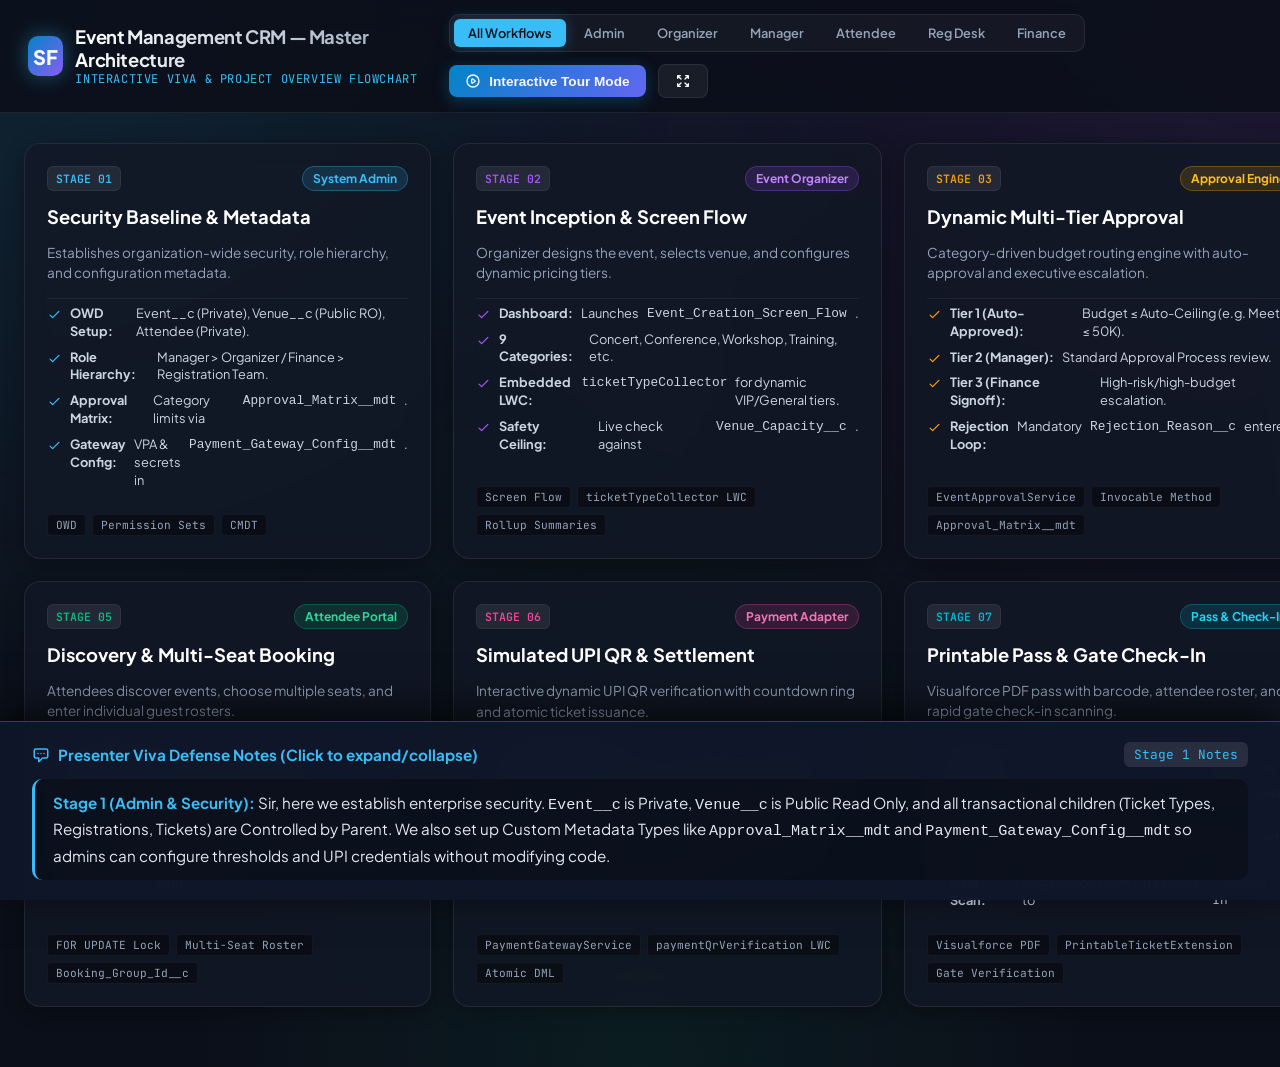
<file: workflow_presentation.html>
<!DOCTYPE html>
<html lang="en">
<head>
  <meta charset="UTF-8" />
  <meta name="viewport" content="width=device-width, initial-scale=1.0" />
  <title>Event Management CRM — Master Architecture & Workflow Presentation</title>
  <link rel="preconnect" href="https://fonts.googleapis.com">
  <link rel="preconnect" href="https://fonts.gstatic.com" crossorigin>
  <link href="https://fonts.googleapis.com/css2?family=Plus+Jakarta+Sans:wght@400;500;600;700;800&family=JetBrains+Mono:wght@400;500;600&display=swap" rel="stylesheet">
  <style>
    :root {
      --bg-dark: #0b0f19;
      --bg-card: rgba(18, 24, 38, 0.85);
      --bg-card-hover: rgba(28, 38, 58, 0.95);
      --border-subtle: rgba(255, 255, 255, 0.08);
      --border-glow: rgba(56, 189, 248, 0.3);
      
      --primary: #38bdf8;
      --primary-glow: rgba(56, 189, 248, 0.25);
      --accent-purple: #a855f7;
      --accent-emerald: #10b981;
      --accent-amber: #f59e0b;
      --accent-rose: #f43f5e;
      --accent-indigo: #6366f1;
      
      --text-main: #f8fafc;
      --text-muted: #94a3b8;
      --text-dim: #64748b;
      
      --shadow-lg: 0 20px 25px -5px rgba(0, 0, 0, 0.5), 0 8px 10px -6px rgba(0, 0, 0, 0.5);
      --font-sans: 'Plus Jakarta Sans', system-ui, -apple-system, sans-serif;
      --font-mono: 'JetBrains Mono', monospace;
    }

    * {
      box-sizing: border-box;
      margin: 0;
      padding: 0;
    }

    body {
      background-color: var(--bg-dark);
      background-image: 
        radial-gradient(at 0% 0%, rgba(56, 189, 248, 0.12) 0px, transparent 50%),
        radial-gradient(at 100% 0%, rgba(168, 85, 247, 0.12) 0px, transparent 50%),
        radial-gradient(at 50% 100%, rgba(16, 185, 129, 0.08) 0px, transparent 50%);
      color: var(--text-main);
      font-family: var(--font-sans);
      min-height: 100vh;
      overflow-x: hidden;
      display: flex;
      flex-direction: column;
    }

    /* Top Navigation Header */
    header {
      position: sticky;
      top: 0;
      z-index: 100;
      backdrop-filter: blur(16px);
      background: rgba(11, 15, 25, 0.85);
      border-bottom: 1px solid var(--border-subtle);
      padding: 14px 28px;
      display: flex;
      justify-content: space-between;
      align-items: center;
      gap: 16px;
    }

    .brand {
      display: flex;
      align-items: center;
      gap: 12px;
    }

    .logo-badge {
      width: 40px;
      height: 40px;
      border-radius: 10px;
      background: linear-gradient(135deg, #0284c7, #8b5cf6);
      display: flex;
      align-items: center;
      justify-content: center;
      font-weight: 800;
      font-size: 1.25rem;
      box-shadow: 0 0 20px rgba(56, 189, 248, 0.4);
    }

    .brand-text h1 {
      font-size: 1.15rem;
      font-weight: 700;
      letter-spacing: -0.02em;
      background: linear-gradient(90deg, #fff, #94a3b8);
      -webkit-background-clip: text;
      background-clip: text;
      -webkit-text-fill-color: transparent;
    }

    .brand-text p {
      font-size: 0.75rem;
      color: var(--primary);
      font-family: var(--font-mono);
      letter-spacing: 0.05em;
      text-transform: uppercase;
    }

    /* Controls Bar */
    .controls {
      display: flex;
      align-items: center;
      gap: 12px;
      flex-wrap: wrap;
    }

    .persona-filter {
      display: flex;
      background: rgba(255, 255, 255, 0.04);
      padding: 4px;
      border-radius: 10px;
      border: 1px solid var(--border-subtle);
      gap: 4px;
    }

    .filter-btn {
      background: transparent;
      border: none;
      color: var(--text-muted);
      padding: 6px 14px;
      border-radius: 6px;
      font-size: 0.8rem;
      font-weight: 600;
      cursor: pointer;
      transition: all 0.2s ease;
      font-family: var(--font-sans);
    }

    .filter-btn:hover {
      color: var(--text-main);
      background: rgba(255, 255, 255, 0.06);
    }

    .filter-btn.active {
      background: var(--primary);
      color: #0b0f19;
      box-shadow: 0 0 14px var(--primary-glow);
    }

    .action-btn {
      display: inline-flex;
      align-items: center;
      gap: 8px;
      background: rgba(255, 255, 255, 0.06);
      border: 1px solid var(--border-subtle);
      color: var(--text-main);
      padding: 8px 16px;
      border-radius: 8px;
      font-size: 0.85rem;
      font-weight: 600;
      cursor: pointer;
      transition: all 0.2s ease;
    }

    .action-btn:hover {
      background: rgba(255, 255, 255, 0.12);
      border-color: rgba(255, 255, 255, 0.2);
      transform: translateY(-1px);
    }

    .action-btn.primary {
      background: linear-gradient(135deg, #0284c7, #6366f1);
      border: none;
      box-shadow: 0 4px 15px rgba(2, 132, 199, 0.35);
    }

    .action-btn.primary:hover {
      box-shadow: 0 6px 20px rgba(2, 132, 199, 0.5);
    }

    /* Main Container */
    main {
      flex: 1;
      max-width: 1440px;
      width: 100%;
      margin: 0 auto;
      padding: 30px 24px 60px;
      display: flex;
      flex-direction: column;
      gap: 28px;
    }

    /* Presentation Tour Bar */
    .tour-banner {
      background: linear-gradient(90deg, rgba(2, 132, 199, 0.15), rgba(168, 85, 247, 0.15));
      border: 1px solid var(--border-glow);
      padding: 16px 24px;
      border-radius: 14px;
      display: flex;
      justify-content: space-between;
      align-items: center;
      gap: 16px;
      box-shadow: var(--shadow-lg);
    }

    .tour-info h2 {
      font-size: 1.1rem;
      font-weight: 700;
      display: flex;
      align-items: center;
      gap: 8px;
    }

    .tour-info p {
      font-size: 0.875rem;
      color: var(--text-muted);
      margin-top: 2px;
    }

    .tour-nav {
      display: flex;
      align-items: center;
      gap: 10px;
    }

    .tour-badge {
      font-family: var(--font-mono);
      font-size: 0.8rem;
      background: rgba(255, 255, 255, 0.1);
      padding: 4px 10px;
      border-radius: 6px;
      color: var(--primary);
    }

    /* Flow Grid */
    .flow-grid {
      display: grid;
      grid-template-columns: repeat(4, 1fr);
      gap: 22px;
      position: relative;
    }

    @media (max-width: 1200px) {
      .flow-grid {
        grid-template-columns: repeat(2, 1fr);
      }
    }

    @media (max-width: 700px) {
      .flow-grid {
        grid-template-columns: 1fr;
      }
    }

    /* Workflow Step Card */
    .flow-card {
      background: var(--bg-card);
      border: 1px solid var(--border-subtle);
      border-radius: 16px;
      padding: 22px;
      display: flex;
      flex-direction: column;
      gap: 14px;
      position: relative;
      transition: all 0.3s cubic-bezier(0.4, 0, 0.2, 1);
      backdrop-filter: blur(12px);
      box-shadow: 0 4px 20px rgba(0, 0, 0, 0.3);
      cursor: pointer;
    }

    .flow-card:hover {
      transform: translateY(-4px);
      border-color: var(--card-theme, var(--primary));
      box-shadow: 0 12px 30px -5px rgba(0, 0, 0, 0.6), 0 0 20px var(--card-glow, var(--primary-glow));
    }

    .flow-card.active-tour-step {
      border-color: #38bdf8 !important;
      box-shadow: 0 0 35px rgba(56, 189, 248, 0.5) !important;
      transform: translateY(-6px) scale(1.02);
      background: rgba(24, 34, 54, 0.95);
    }

    .flow-card.dimmed {
      opacity: 0.25;
      filter: grayscale(80%);
      transform: scale(0.98);
    }

    .card-header {
      display: flex;
      justify-content: space-between;
      align-items: flex-start;
      gap: 10px;
    }

    .step-pill {
      font-family: var(--font-mono);
      font-size: 0.72rem;
      font-weight: 600;
      padding: 4px 8px;
      border-radius: 6px;
      background: rgba(255, 255, 255, 0.08);
      color: var(--card-theme, var(--primary));
      border: 1px solid rgba(255, 255, 255, 0.05);
    }

    .persona-badge {
      font-size: 0.75rem;
      font-weight: 700;
      padding: 4px 10px;
      border-radius: 20px;
      background: var(--badge-bg, rgba(56, 189, 248, 0.15));
      color: var(--badge-color, var(--primary));
      border: 1px solid var(--badge-border, rgba(56, 189, 248, 0.3));
    }

    .card-title {
      font-size: 1.15rem;
      font-weight: 700;
      color: #fff;
      line-height: 1.3;
    }

    .card-desc {
      font-size: 0.85rem;
      color: var(--text-muted);
      line-height: 1.5;
    }

    /* Key Items Checklist */
    .checklist {
      list-style: none;
      display: flex;
      flex-direction: column;
      gap: 8px;
      padding-top: 6px;
      border-top: 1px solid rgba(255, 255, 255, 0.06);
    }

    .checklist-item {
      font-size: 0.8rem;
      display: flex;
      align-items: flex-start;
      gap: 8px;
      color: #cbd5e1;
      line-height: 1.4;
    }

    .checklist-item svg {
      width: 15px;
      height: 15px;
      flex-shrink: 0;
      margin-top: 2px;
      color: var(--card-theme, var(--primary));
    }

    /* Technical Tags */
    .tech-tags {
      display: flex;
      flex-wrap: wrap;
      gap: 6px;
      margin-top: auto;
      padding-top: 10px;
    }

    .tech-tag {
      font-family: var(--font-mono);
      font-size: 0.7rem;
      background: rgba(0, 0, 0, 0.4);
      color: #94a3b8;
      padding: 3px 8px;
      border-radius: 4px;
      border: 1px solid rgba(255, 255, 255, 0.05);
    }

    /* Slide-out Speaker Notes Drawer */
    .notes-drawer {
      position: fixed;
      bottom: 0;
      left: 0;
      right: 0;
      background: rgba(15, 23, 42, 0.95);
      border-top: 1px solid var(--border-glow);
      backdrop-filter: blur(20px);
      padding: 20px 32px;
      z-index: 90;
      box-shadow: 0 -10px 40px rgba(0, 0, 0, 0.7);
      display: flex;
      flex-direction: column;
      gap: 12px;
      transform: translateY(0);
      transition: transform 0.3s ease;
    }

    .notes-drawer.collapsed {
      transform: translateY(calc(100% - 46px));
    }

    .drawer-header {
      display: flex;
      justify-content: space-between;
      align-items: center;
      cursor: pointer;
    }

    .drawer-title {
      font-size: 0.95rem;
      font-weight: 700;
      color: var(--primary);
      display: flex;
      align-items: center;
      gap: 8px;
    }

    .speaker-text {
      font-size: 0.95rem;
      color: #e2e8f0;
      line-height: 1.6;
      background: rgba(0, 0, 0, 0.3);
      padding: 12px 18px;
      border-radius: 10px;
      border-left: 3px solid var(--primary);
    }

    .speaker-text strong {
      color: #38bdf8;
    }

    /* Modal for Deep Dive */
    .modal-overlay {
      position: fixed;
      inset: 0;
      background: rgba(0, 0, 0, 0.8);
      backdrop-filter: blur(8px);
      z-index: 200;
      display: none;
      align-items: center;
      justify-content: center;
      padding: 20px;
    }

    .modal-overlay.active {
      display: flex;
    }

    .modal-box {
      background: #0f172a;
      border: 1px solid var(--border-glow);
      border-radius: 20px;
      max-width: 680px;
      width: 100%;
      max-height: 90vh;
      overflow-y: auto;
      padding: 28px;
      box-shadow: var(--shadow-lg);
      display: flex;
      flex-direction: column;
      gap: 18px;
      position: relative;
    }

    .modal-close {
      position: absolute;
      top: 20px;
      right: 20px;
      background: rgba(255, 255, 255, 0.1);
      border: none;
      color: #fff;
      width: 32px;
      height: 32px;
      border-radius: 50%;
      cursor: pointer;
      display: flex;
      align-items: center;
      justify-content: center;
      font-weight: 700;
    }

    .modal-close:hover {
      background: var(--accent-rose);
    }

    /* Theme Overrides for specific stages */
    .phase-admin { --card-theme: #38bdf8; --card-glow: rgba(56, 189, 248, 0.25); --badge-bg: rgba(56, 189, 248, 0.15); --badge-color: #38bdf8; --badge-border: rgba(56, 189, 248, 0.3); }
    .phase-organizer { --card-theme: #a855f7; --card-glow: rgba(168, 85, 247, 0.25); --badge-bg: rgba(168, 85, 247, 0.15); --badge-color: #c084fc; --badge-border: rgba(168, 85, 247, 0.3); }
    .phase-manager { --card-theme: #f59e0b; --card-glow: rgba(245, 158, 11, 0.25); --badge-bg: rgba(245, 158, 11, 0.15); --badge-color: #fbbf24; --badge-border: rgba(245, 158, 11, 0.3); }
    .phase-attendee { --card-theme: #10b981; --card-glow: rgba(16, 185, 129, 0.25); --badge-bg: rgba(16, 185, 129, 0.15); --badge-color: #34d399; --badge-border: rgba(16, 185, 129, 0.3); }
    .phase-payment { --card-theme: #ec4899; --card-glow: rgba(236, 72, 153, 0.25); --badge-bg: rgba(236, 72, 153, 0.15); --badge-color: #f472b6; --badge-border: rgba(236, 72, 153, 0.3); }
    .phase-regteam { --card-theme: #06b6d4; --card-glow: rgba(6, 182, 212, 0.25); --badge-bg: rgba(6, 182, 212, 0.15); --badge-color: #22d3ee; --badge-border: rgba(6, 182, 212, 0.3); }
    .phase-finance { --card-theme: #6366f1; --card-glow: rgba(99, 102, 241, 0.25); --badge-bg: rgba(99, 102, 241, 0.15); --badge-color: #818cf8; --badge-border: rgba(99, 102, 241, 0.3); }
    .phase-automation { --card-theme: #14b8a6; --card-glow: rgba(20, 184, 166, 0.25); --badge-bg: rgba(20, 184, 166, 0.15); --badge-color: #2dd4bf; --badge-border: rgba(20, 184, 166, 0.3); }
  </style>
</head>
<body>

  <!-- Top Navigation Header -->
  <header>
    <div class="brand">
      <div class="logo-badge">SF</div>
      <div class="brand-text">
        <h1>Event Management CRM — Master Architecture</h1>
        <p>Interactive Viva & Project Overview Flowchart</p>
      </div>
    </div>

    <!-- Controls -->
    <div class="controls">
      <div class="persona-filter">
        <button class="filter-btn active" onclick="filterPersona('all')">All Workflows</button>
        <button class="filter-btn" onclick="filterPersona('admin')">Admin</button>
        <button class="filter-btn" onclick="filterPersona('organizer')">Organizer</button>
        <button class="filter-btn" onclick="filterPersona('manager')">Manager</button>
        <button class="filter-btn" onclick="filterPersona('attendee')">Attendee</button>
        <button class="filter-btn" onclick="filterPersona('regteam')">Reg Desk</button>
        <button class="filter-btn" onclick="filterPersona('finance')">Finance</button>
      </div>

      <button class="action-btn primary" id="tourToggleBtn" onclick="toggleTour()">
        <svg width="16" height="16" fill="none" viewBox="0 0 24 24" stroke="currentColor">
          <path stroke-linecap="round" stroke-linejoin="round" stroke-width="2" d="M14.752 11.168l-3.197-2.132A1 1 0 0010 9.87v4.263a1 1 0 001.555.832l3.197-2.132a1 1 0 000-1.664z" />
          <path stroke-linecap="round" stroke-linejoin="round" stroke-width="2" d="M21 12a9 9 0 11-18 0 9 9 0 0118 0z" />
        </svg>
        Interactive Tour Mode
      </button>

      <button class="action-btn" onclick="toggleFullscreen()">
        <svg width="16" height="16" fill="none" viewBox="0 0 24 24" stroke="currentColor">
          <path stroke-linecap="round" stroke-linejoin="round" stroke-width="2" d="M4 8V4m0 0h4M4 4l5 5m11-5h-4m4 0v4m0-4l-5 5M4 16v4m0 0h4m-4 0l5-5m11 5l-5-5m5 5v-4m0 4h-4" />
        </svg>
      </button>
    </div>
  </header>

  <!-- Main Canvas -->
  <main>
    <!-- Presentation Tour Banner -->
    <div class="tour-banner" id="tourBanner" style="display: none;">
      <div class="tour-info">
        <h2 id="tourStageTitle">Step 1: Admin Governance & Custom Metadata</h2>
        <p id="tourStageSubtitle">System Administrator configures security baselines and approval rules.</p>
      </div>
      <div class="tour-nav">
        <span class="tour-badge" id="tourStepCounter">Stage 1 of 8</span>
        <button class="action-btn" onclick="prevStep()">Previous</button>
        <button class="action-btn primary" onclick="nextStep()">Next Stage</button>
      </div>
    </div>

    <!-- 8 Master Architecture Cards Grid -->
    <div class="flow-grid" id="flowGrid">

      <!-- STEP 1: Admin Configuration -->
      <div class="flow-card phase-admin" data-persona="admin" data-step="1" onclick="selectCard(1)">
        <div class="card-header">
          <span class="step-pill">STAGE 01</span>
          <span class="persona-badge">System Admin</span>
        </div>
        <h3 class="card-title">Security Baseline & Metadata</h3>
        <p class="card-desc">Establishes organization-wide security, role hierarchy, and configuration metadata.</p>
        <ul class="checklist">
          <li class="checklist-item">
            <svg fill="none" viewBox="0 0 24 24" stroke="currentColor"><path stroke-linecap="round" stroke-linejoin="round" stroke-width="2" d="M5 13l4 4L19 7" /></svg>
            <strong>OWD Setup:</strong> Event__c (Private), Venue__c (Public RO), Attendee (Private).
          </li>
          <li class="checklist-item">
            <svg fill="none" viewBox="0 0 24 24" stroke="currentColor"><path stroke-linecap="round" stroke-linejoin="round" stroke-width="2" d="M5 13l4 4L19 7" /></svg>
            <strong>Role Hierarchy:</strong> Manager &gt; Organizer / Finance &gt; Registration Team.
          </li>
          <li class="checklist-item">
            <svg fill="none" viewBox="0 0 24 24" stroke="currentColor"><path stroke-linecap="round" stroke-linejoin="round" stroke-width="2" d="M5 13l4 4L19 7" /></svg>
            <strong>Approval Matrix:</strong> Category limits via <code>Approval_Matrix__mdt</code>.
          </li>
          <li class="checklist-item">
            <svg fill="none" viewBox="0 0 24 24" stroke="currentColor"><path stroke-linecap="round" stroke-linejoin="round" stroke-width="2" d="M5 13l4 4L19 7" /></svg>
            <strong>Gateway Config:</strong> VPA & secrets in <code>Payment_Gateway_Config__mdt</code>.
          </li>
        </ul>
        <div class="tech-tags">
          <span class="tech-tag">OWD</span>
          <span class="tech-tag">Permission Sets</span>
          <span class="tech-tag">CMDT</span>
        </div>
      </div>

      <!-- STEP 2: Event Inception -->
      <div class="flow-card phase-organizer" data-persona="organizer" data-step="2" onclick="selectCard(2)">
        <div class="card-header">
          <span class="step-pill">STAGE 02</span>
          <span class="persona-badge">Event Organizer</span>
        </div>
        <h3 class="card-title">Event Inception & Screen Flow</h3>
        <p class="card-desc">Organizer designs the event, selects venue, and configures dynamic pricing tiers.</p>
        <ul class="checklist">
          <li class="checklist-item">
            <svg fill="none" viewBox="0 0 24 24" stroke="currentColor"><path stroke-linecap="round" stroke-linejoin="round" stroke-width="2" d="M5 13l4 4L19 7" /></svg>
            <strong>Dashboard:</strong> Launches <code>Event_Creation_Screen_Flow</code>.
          </li>
          <li class="checklist-item">
            <svg fill="none" viewBox="0 0 24 24" stroke="currentColor"><path stroke-linecap="round" stroke-linejoin="round" stroke-width="2" d="M5 13l4 4L19 7" /></svg>
            <strong>9 Categories:</strong> Concert, Conference, Workshop, Training, etc.
          </li>
          <li class="checklist-item">
            <svg fill="none" viewBox="0 0 24 24" stroke="currentColor"><path stroke-linecap="round" stroke-linejoin="round" stroke-width="2" d="M5 13l4 4L19 7" /></svg>
            <strong>Embedded LWC:</strong> <code>ticketTypeCollector</code> for dynamic VIP/General tiers.
          </li>
          <li class="checklist-item">
            <svg fill="none" viewBox="0 0 24 24" stroke="currentColor"><path stroke-linecap="round" stroke-linejoin="round" stroke-width="2" d="M5 13l4 4L19 7" /></svg>
            <strong>Safety Ceiling:</strong> Live check against <code>Venue_Capacity__c</code>.
          </li>
        </ul>
        <div class="tech-tags">
          <span class="tech-tag">Screen Flow</span>
          <span class="tech-tag">ticketTypeCollector LWC</span>
          <span class="tech-tag">Rollup Summaries</span>
        </div>
      </div>

      <!-- STEP 3: Approval Engine -->
      <div class="flow-card phase-manager" data-persona="manager organizer" data-step="3" onclick="selectCard(3)">
        <div class="card-header">
          <span class="step-pill">STAGE 03</span>
          <span class="persona-badge">Approval Engine</span>
        </div>
        <h3 class="card-title">Dynamic Multi-Tier Approval</h3>
        <p class="card-desc">Category-driven budget routing engine with auto-approval and executive escalation.</p>
        <ul class="checklist">
          <li class="checklist-item">
            <svg fill="none" viewBox="0 0 24 24" stroke="currentColor"><path stroke-linecap="round" stroke-linejoin="round" stroke-width="2" d="M5 13l4 4L19 7" /></svg>
            <strong>Tier 1 (Auto-Approved):</strong> Budget &le; Auto-Ceiling (e.g. Meetup &le; 50K).
          </li>
          <li class="checklist-item">
            <svg fill="none" viewBox="0 0 24 24" stroke="currentColor"><path stroke-linecap="round" stroke-linejoin="round" stroke-width="2" d="M5 13l4 4L19 7" /></svg>
            <strong>Tier 2 (Manager):</strong> Standard Approval Process review.
          </li>
          <li class="checklist-item">
            <svg fill="none" viewBox="0 0 24 24" stroke="currentColor"><path stroke-linecap="round" stroke-linejoin="round" stroke-width="2" d="M5 13l4 4L19 7" /></svg>
            <strong>Tier 3 (Finance Signoff):</strong> High-risk/high-budget escalation.
          </li>
          <li class="checklist-item">
            <svg fill="none" viewBox="0 0 24 24" stroke="currentColor"><path stroke-linecap="round" stroke-linejoin="round" stroke-width="2" d="M5 13l4 4L19 7" /></svg>
            <strong>Rejection Loop:</strong> Mandatory <code>Rejection_Reason__c</code> entered.
          </li>
        </ul>
        <div class="tech-tags">
          <span class="tech-tag">EventApprovalService</span>
          <span class="tech-tag">Invocable Method</span>
          <span class="tech-tag">Approval_Matrix__mdt</span>
        </div>
      </div>

      <!-- STEP 4: Publication & Lockdown -->
      <div class="flow-card phase-organizer" data-persona="organizer" data-step="4" onclick="selectCard(4)">
        <div class="card-header">
          <span class="step-pill">STAGE 04</span>
          <span class="persona-badge">Event Organizer</span>
        </div>
        <h3 class="card-title">Publication & Price Lockdown</h3>
        <p class="card-desc">Approved event is published; validation rules lock ticket prices and quotas.</p>
        <ul class="checklist">
          <li class="checklist-item">
            <svg fill="none" viewBox="0 0 24 24" stroke="currentColor"><path stroke-linecap="round" stroke-linejoin="round" stroke-width="2" d="M5 13l4 4L19 7" /></svg>
            <strong>Status Transition:</strong> <code>Publication_Status__c = Published</code>.
          </li>
          <li class="checklist-item">
            <svg fill="none" viewBox="0 0 24 24" stroke="currentColor"><path stroke-linecap="round" stroke-linejoin="round" stroke-width="2" d="M5 13l4 4L19 7" /></svg>
            <strong>Open Registration:</strong> <code>Registration_Status__c = Open</code>.
          </li>
          <li class="checklist-item">
            <svg fill="none" viewBox="0 0 24 24" stroke="currentColor"><path stroke-linecap="round" stroke-linejoin="round" stroke-width="2" d="M5 13l4 4L19 7" /></svg>
            <strong>Price Lock:</strong> <code>No_Price_Change_After_Registration_Open</code>.
          </li>
          <li class="checklist-item">
            <svg fill="none" viewBox="0 0 24 24" stroke="currentColor"><path stroke-linecap="round" stroke-linejoin="round" stroke-width="2" d="M5 13l4 4L19 7" /></svg>
            <strong>Quota Floor:</strong> <code>Quota_Not_Below_Booked_Seats</code>.
          </li>
        </ul>
        <div class="tech-tags">
          <span class="tech-tag">Validation Rules</span>
          <span class="tech-tag">Inventory Lock</span>
          <span class="tech-tag">Public State</span>
        </div>
      </div>

      <!-- STEP 5: Attendee Booking -->
      <div class="flow-card phase-attendee" data-persona="attendee" data-step="5" onclick="selectCard(5)">
        <div class="card-header">
          <span class="step-pill">STAGE 05</span>
          <span class="persona-badge">Attendee Portal</span>
        </div>
        <h3 class="card-title">Discovery & Multi-Seat Booking</h3>
        <p class="card-desc">Attendees discover events, choose multiple seats, and enter individual guest rosters.</p>
        <ul class="checklist">
          <li class="checklist-item">
            <svg fill="none" viewBox="0 0 24 24" stroke="currentColor"><path stroke-linecap="round" stroke-linejoin="round" stroke-width="2" d="M5 13l4 4L19 7" /></svg>
            <strong>Portal Discovery:</strong> Search by category, city, or date.
          </li>
          <li class="checklist-item">
            <svg fill="none" viewBox="0 0 24 24" stroke="currentColor"><path stroke-linecap="round" stroke-linejoin="round" stroke-width="2" d="M5 13l4 4L19 7" /></svg>
            <strong>Multi-Seat Counter:</strong> Selects quantity <code>[-] 2 [+]</code>.
          </li>
          <li class="checklist-item">
            <svg fill="none" viewBox="0 0 24 24" stroke="currentColor"><path stroke-linecap="round" stroke-linejoin="round" stroke-width="2" d="M5 13l4 4L19 7" /></svg>
            <strong>Roster Intake:</strong> Names, emails & 10-digit phones per seat.
          </li>
          <li class="checklist-item">
            <svg fill="none" viewBox="0 0 24 24" stroke="currentColor"><path stroke-linecap="round" stroke-linejoin="round" stroke-width="2" d="M5 13l4 4L19 7" /></svg>
            <strong>Atomic Reservation:</strong> Creates Pending regs with <code>Booking_Group_Id__c</code>.
          </li>
        </ul>
        <div class="tech-tags">
          <span class="tech-tag">FOR UPDATE Lock</span>
          <span class="tech-tag">Multi-Seat Roster</span>
          <span class="tech-tag">Booking_Group_Id__c</span>
        </div>
      </div>

      <!-- STEP 6: UPI QR & Settlement -->
      <div class="flow-card phase-payment" data-persona="attendee finance" data-step="6" onclick="selectCard(6)">
        <div class="card-header">
          <span class="step-pill">STAGE 06</span>
          <span class="persona-badge">Payment Adapter</span>
        </div>
        <h3 class="card-title">Simulated UPI QR & Settlement</h3>
        <p class="card-desc">Interactive dynamic UPI QR verification with countdown ring and atomic ticket issuance.</p>
        <ul class="checklist">
          <li class="checklist-item">
            <svg fill="none" viewBox="0 0 24 24" stroke="currentColor"><path stroke-linecap="round" stroke-linejoin="round" stroke-width="2" d="M5 13l4 4L19 7" /></svg>
            <strong>Dynamic UPI Payload:</strong> <code>upi://pay?pa=events@upi...</code>.
          </li>
          <li class="checklist-item">
            <svg fill="none" viewBox="0 0 24 24" stroke="currentColor"><path stroke-linecap="round" stroke-linejoin="round" stroke-width="2" d="M5 13l4 4L19 7" /></svg>
            <strong>170px SVG Ring:</strong> 10-second interactive countdown timer.
          </li>
          <li class="checklist-item">
            <svg fill="none" viewBox="0 0 24 24" stroke="currentColor"><path stroke-linecap="round" stroke-linejoin="round" stroke-width="2" d="M5 13l4 4L19 7" /></svg>
            <strong>Idempotency Guard:</strong> Prevents duplicate payments on double click.
          </li>
          <li class="checklist-item">
            <svg fill="none" viewBox="0 0 24 24" stroke="currentColor"><path stroke-linecap="round" stroke-linejoin="round" stroke-width="2" d="M5 13l4 4L19 7" /></svg>
            <strong>Atomic Issuance:</strong> Payment created &rarr; Regs Confirmed &rarr; Tickets generated.
          </li>
        </ul>
        <div class="tech-tags">
          <span class="tech-tag">PaymentGatewayService</span>
          <span class="tech-tag">paymentQrVerification LWC</span>
          <span class="tech-tag">Atomic DML</span>
        </div>
      </div>

      <!-- STEP 7: Printable Ticket Pass -->
      <div class="flow-card phase-regteam" data-persona="attendee regteam" data-step="7" onclick="selectCard(7)">
        <div class="card-header">
          <span class="step-pill">STAGE 07</span>
          <span class="persona-badge">Pass & Check-In</span>
        </div>
        <h3 class="card-title">Printable Pass & Gate Check-In</h3>
        <p class="card-desc">Visualforce PDF pass with barcode, attendee roster, and rapid gate check-in scanning.</p>
        <ul class="checklist">
          <li class="checklist-item">
            <svg fill="none" viewBox="0 0 24 24" stroke="currentColor"><path stroke-linecap="round" stroke-linejoin="round" stroke-width="2" d="M5 13l4 4L19 7" /></svg>
            <strong>Visualforce PDF:</strong> <code>PrintableTicket.page</code> pass generation.
          </li>
          <li class="checklist-item">
            <svg fill="none" viewBox="0 0 24 24" stroke="currentColor"><path stroke-linecap="round" stroke-linejoin="round" stroke-width="2" d="M5 13l4 4L19 7" /></svg>
            <strong>Scannable Barcode:</strong> Machine-readable code from <code>Ticket__c.Name</code>.
          </li>
          <li class="checklist-item">
            <svg fill="none" viewBox="0 0 24 24" stroke="currentColor"><path stroke-linecap="round" stroke-linejoin="round" stroke-width="2" d="M5 13l4 4L19 7" /></svg>
            <strong>Roster Table:</strong> Displays all co-attendees booked under the group.
          </li>
          <li class="checklist-item">
            <svg fill="none" viewBox="0 0 24 24" stroke="currentColor"><path stroke-linecap="round" stroke-linejoin="round" stroke-width="2" d="M5 13l4 4L19 7" /></svg>
            <strong>Gate Scan:</strong> Registration Team flips status to <code>Checked In</code>.
          </li>
        </ul>
        <div class="tech-tags">
          <span class="tech-tag">Visualforce PDF</span>
          <span class="tech-tag">PrintableTicketExtension</span>
          <span class="tech-tag">Gate Verification</span>
        </div>
      </div>

      <!-- STEP 8: Reminders & Feedback -->
      <div class="flow-card phase-automation" data-persona="attendee finance" data-step="8" onclick="selectCard(8)">
        <div class="card-header">
          <span class="step-pill">STAGE 08</span>
          <span class="persona-badge">Automation & BI</span>
        </div>
        <h3 class="card-title">Scheduled Automation & Reviews</h3>
        <p class="card-desc">Scheduled flows send pre-event reminders and post-event satisfaction surveys.</p>
        <ul class="checklist">
          <li class="checklist-item">
            <svg fill="none" viewBox="0 0 24 24" stroke="currentColor"><path stroke-linecap="round" stroke-linejoin="round" stroke-width="2" d="M5 13l4 4L19 7" /></svg>
            <strong>24-Hour Reminder:</strong> Scheduled flow sends venue directions & pass link.
          </li>
          <li class="checklist-item">
            <svg fill="none" viewBox="0 0 24 24" stroke="currentColor"><path stroke-linecap="round" stroke-linejoin="round" stroke-width="2" d="M5 13l4 4L19 7" /></svg>
            <strong>10-Hour Survey:</strong> Post-event flow emails feedback survey.
          </li>
          <li class="checklist-item">
            <svg fill="none" viewBox="0 0 24 24" stroke="currentColor"><path stroke-linecap="round" stroke-linejoin="round" stroke-width="2" d="M5 13l4 4L19 7" /></svg>
            <strong>1–5 Star Ratings:</strong> Overall, Venue, and Speaker experience scores.
          </li>
          <li class="checklist-item">
            <svg fill="none" viewBox="0 0 24 24" stroke="currentColor"><path stroke-linecap="round" stroke-linejoin="round" stroke-width="2" d="M5 13l4 4L19 7" /></svg>
            <strong>Spam Guard:</strong> <code>Feedback_Submitted__c = TRUE</code> locks review.
          </li>
        </ul>
        <div class="tech-tags">
          <span class="tech-tag">Scheduled Flows</span>
          <span class="tech-tag">Feedback__c</span>
          <span class="tech-tag">Executive BI</span>
        </div>
      </div>

    </div>
  </main>

  <!-- Slide-out Speaker Notes Drawer -->
  <div class="notes-drawer" id="speakerNotesDrawer">
    <div class="drawer-header" onclick="toggleDrawer()">
      <div class="drawer-title">
        <svg width="18" height="18" fill="none" viewBox="0 0 24 24" stroke="currentColor">
          <path stroke-linecap="round" stroke-linejoin="round" stroke-width="2" d="M8 10h.01M12 10h.01M16 10h.01M9 16H5a2 2 0 01-2-2V6a2 2 0 012-2h14a2 2 0 012 2v8a2 2 0 01-2 2h-5l-5 5v-5z" />
        </svg>
        <span>Presenter Viva Defense Notes (Click to expand/collapse)</span>
      </div>
      <span class="tour-badge" id="notesStageBadge">Stage 1 Notes</span>
    </div>
    <div class="speaker-text" id="speakerNoteText">
      <strong>Sir, let me explain Stage 1:</strong> Here we establish least-privilege security. We set <code>Event__c</code> to Private so Organizers only manage their own events, while Role Hierarchy lets Event Managers oversee everything vertically. Master-Detail child objects like Registrations and Tickets are set to Controlled by Parent.
    </div>
  </div>

  <!-- Detail Modal -->
  <div class="modal-overlay" id="detailModal" onclick="closeModal(event)">
    <div class="modal-box" onclick="event.stopPropagation()">
      <button class="modal-close" onclick="closeModal()">&times;</button>
      <div id="modalContent"></div>
    </div>
  </div>

  <script>
    // Speaker notes for each stage
    const stageNotes = {
      1: "<strong>Stage 1 (Admin & Security):</strong> Sir, here we establish enterprise security. <code>Event__c</code> is Private, <code>Venue__c</code> is Public Read Only, and all transactional children (Ticket Types, Registrations, Tickets) are Controlled by Parent. We also set up Custom Metadata Types like <code>Approval_Matrix__mdt</code> and <code>Payment_Gateway_Config__mdt</code> so admins can configure thresholds and UPI credentials without modifying code.",
      2: "<strong>Stage 2 (Event Inception):</strong> The Organizer uses our guided Screen Flow <code>Event_Creation_Screen_Flow</code>. We support 9 broad categories. To make tier configuration seamless, we embedded custom LWC <code>ticketTypeCollector</code> directly inside the flow, which aggregates quotas in real-time and warns if total seats exceed the venue's physical safety limit.",
      3: "<strong>Stage 3 (Approval Engine):</strong> Instead of a single hardcoded threshold, our Apex class <code>EventApprovalService</code> evaluates the proposed budget against <code>Approval_Matrix__mdt</code>. If it's below the category auto-limit (e.g. ₹50,000 for Meetup), it auto-approves instantly. If it exceeds that, it routes to the Event Manager. If rejected, the manager must supply a mandatory <code>Rejection_Reason__c</code>.",
      4: "<strong>Stage 4 (Publication & Lock):</strong> In Salesforce best practice, Approved does not mean Published. Once approved, the organizer clicks Publish. At that instant, our validation rules lock the ticket prices and quotas so organizers cannot perform bait-and-switch pricing on consumers.",
      5: "<strong>Stage 5 (Multi-Seat Booking):</strong> Attendees browse published events on our portal. When booking multiple tickets, they can select seat quantities and fill out attendee details for each seat. In Apex, we lock the <code>Ticket_Type__c</code> record using <code>FOR UPDATE</code> to prevent race conditions, create pending registrations, and group them with a unique <code>Booking_Group_Id__c</code>.",
      6: "<strong>Stage 6 (Simulated UPI Payment):</strong> LWC <code>paymentQrVerification</code> generates a real dynamic UPI payload with a 170px SVG countdown ring. When the timer finishes or the user clicks 'I Have Paid', our Apex controller verifies idempotency, records the <code>Payment__c</code> record, flips all registrations to Confirmed, and generates official <code>Ticket__c</code> passes.",
      7: "<strong>Stage 7 (Pass & Check-In):</strong> Attendees download their pass via Visualforce PDF <code>PrintableTicket.page</code>, complete with machine-scannable barcodes and a full co-attendee roster. On the event day, the Registration Desk scans the barcode and flips the ticket status to Checked In, with guards against duplicate entry.",
      8: "<strong>Stage 8 (Automation & Reviews):</strong> Scheduled flows handle the tail end of the lifecycle: 24 hours prior to the event, an email reminder with ticket barcode is dispatched. 10 hours post-event, attendees receive a feedback survey to rate the event, venue, and speaker from 1 to 5 stars, with duplicate spam prevention."
    };

    let currentTourStep = 1;
    let isTourActive = false;

    function toggleTour() {
      isTourActive = !isTourActive;
      const banner = document.getElementById('tourBanner');
      const btn = document.getElementById('tourToggleBtn');
      
      if (isTourActive) {
        banner.style.display = 'flex';
        btn.innerHTML = `
          <svg width="16" height="16" fill="none" viewBox="0 0 24 24" stroke="currentColor">
            <path stroke-linecap="round" stroke-linejoin="round" stroke-width="2" d="M6 18L18 6M6 6l12 12" />
          </svg>
          Exit Tour Mode
        `;
        currentTourStep = 1;
        applyTourStep(currentTourStep);
      } else {
        banner.style.display = 'none';
        btn.innerHTML = `
          <svg width="16" height="16" fill="none" viewBox="0 0 24 24" stroke="currentColor">
            <path stroke-linecap="round" stroke-linejoin="round" stroke-width="2" d="M14.752 11.168l-3.197-2.132A1 1 0 0010 9.87v4.263a1 1 0 001.555.832l3.197-2.132a1 1 0 000-1.664z" />
            <path stroke-linecap="round" stroke-linejoin="round" stroke-width="2" d="M21 12a9 9 0 11-18 0 9 9 0 0118 0z" />
          </svg>
          Interactive Tour Mode
        `;
        resetCards();
      }
    }

    function applyTourStep(step) {
      const cards = document.querySelectorAll('.flow-card');
      cards.forEach(card => {
        const cardStep = parseInt(card.getAttribute('data-step'));
        if (cardStep === step) {
          card.classList.add('active-tour-step');
          card.classList.remove('dimmed');
          card.scrollIntoView({ behavior: 'smooth', block: 'center' });
        } else {
          card.classList.remove('active-tour-step');
          card.classList.add('dimmed');
        }
      });

      // Update banner text
      const titles = [
        "Stage 1: Admin Governance & Custom Metadata",
        "Stage 2: Event Inception & Dynamic Ticket Tiers",
        "Stage 3: Dynamic Multi-Tier Category Approval Engine",
        "Stage 4: Publication & Inventory Lockdown",
        "Stage 5: Attendee Discovery & Multi-Seat Booking",
        "Stage 6: Simulated UPI QR Payment & Atomic Settlement",
        "Stage 7: Printable Barcode Ticket Pass & Gate Check-In",
        "Stage 8: Scheduled Automation & Post-Event Feedback"
      ];
      
      const subtitles = [
        "System Administrator configures security baselines, OWD, and approval matrix metadata.",
        "Organizer launches Screen Flow, selects venue, and creates pricing tiers via embedded LWC.",
        "EventApprovalService evaluates proposed budget against category ceilings with auto-approval.",
        "Approved events are published, triggering database validation rules that lock prices and quotas.",
        "Attendees browse events, pick seat quantities, and reserve pending registrations with FOR UPDATE lock.",
        "Interactive UPI QR modal runs 10s countdown ring and atomically creates payments and tickets.",
        "Visualforce PDF ticket with barcode and co-attendee roster enables rapid gate check-in.",
        "Scheduled flows send 24h pre-event reminders and 10h post-event satisfaction surveys."
      ];

      document.getElementById('tourStageTitle').innerText = titles[step - 1];
      document.getElementById('tourStageSubtitle').innerText = subtitles[step - 1];
      document.getElementById('tourStepCounter').innerText = `Stage ${step} of 8`;
      
      // Update Speaker Notes
      document.getElementById('notesStageBadge').innerText = `Stage ${step} Viva Notes`;
      document.getElementById('speakerNoteText').innerHTML = stageNotes[step];
    }

    function nextStep() {
      if (currentTourStep < 8) {
        currentTourStep++;
      } else {
        currentTourStep = 1;
      }
      applyTourStep(currentTourStep);
    }

    function prevStep() {
      if (currentTourStep > 1) {
        currentTourStep--;
      } else {
        currentTourStep = 8;
      }
      applyTourStep(currentTourStep);
    }

    function selectCard(step) {
      if (isTourActive) {
        currentTourStep = step;
        applyTourStep(step);
      } else {
        // Update notes for clicked card
        document.getElementById('notesStageBadge').innerText = `Stage ${step} Viva Notes`;
        document.getElementById('speakerNoteText').innerHTML = stageNotes[step];
        
        // Highlight clicked card briefly
        const cards = document.querySelectorAll('.flow-card');
        cards.forEach(card => {
          if (parseInt(card.getAttribute('data-step')) === step) {
            card.classList.add('active-tour-step');
          } else {
            card.classList.remove('active-tour-step');
          }
        });
      }
    }

    function resetCards() {
      const cards = document.querySelectorAll('.flow-card');
      cards.forEach(card => {
        card.classList.remove('active-tour-step');
        card.classList.remove('dimmed');
      });
    }

    function filterPersona(persona) {
      // Deactivate tour if running
      if (isTourActive) toggleTour();

      // Update active filter button
      const buttons = document.querySelectorAll('.filter-btn');
      buttons.forEach(btn => btn.classList.remove('active'));
      event.target.classList.add('active');

      const cards = document.querySelectorAll('.flow-card');
      cards.forEach(card => {
        const personas = card.getAttribute('data-persona').split(' ');
        if (persona === 'all' || personas.includes(persona)) {
          card.style.display = 'flex';
          card.classList.remove('dimmed');
        } else {
          card.style.display = 'none';
        }
      });
    }

    function toggleDrawer() {
      const drawer = document.getElementById('speakerNotesDrawer');
      drawer.classList.toggle('collapsed');
    }

    function toggleFullscreen() {
      if (!document.fullscreenElement) {
        document.documentElement.requestFullscreen().catch(err => {});
      } else {
        if (document.exitFullscreen) {
          document.exitFullscreen();
        }
      }
    }

    // Initialize with Stage 1 notes
    document.getElementById('speakerNoteText').innerHTML = stageNotes[1];
  </script>
</body>
</html>
</file>
